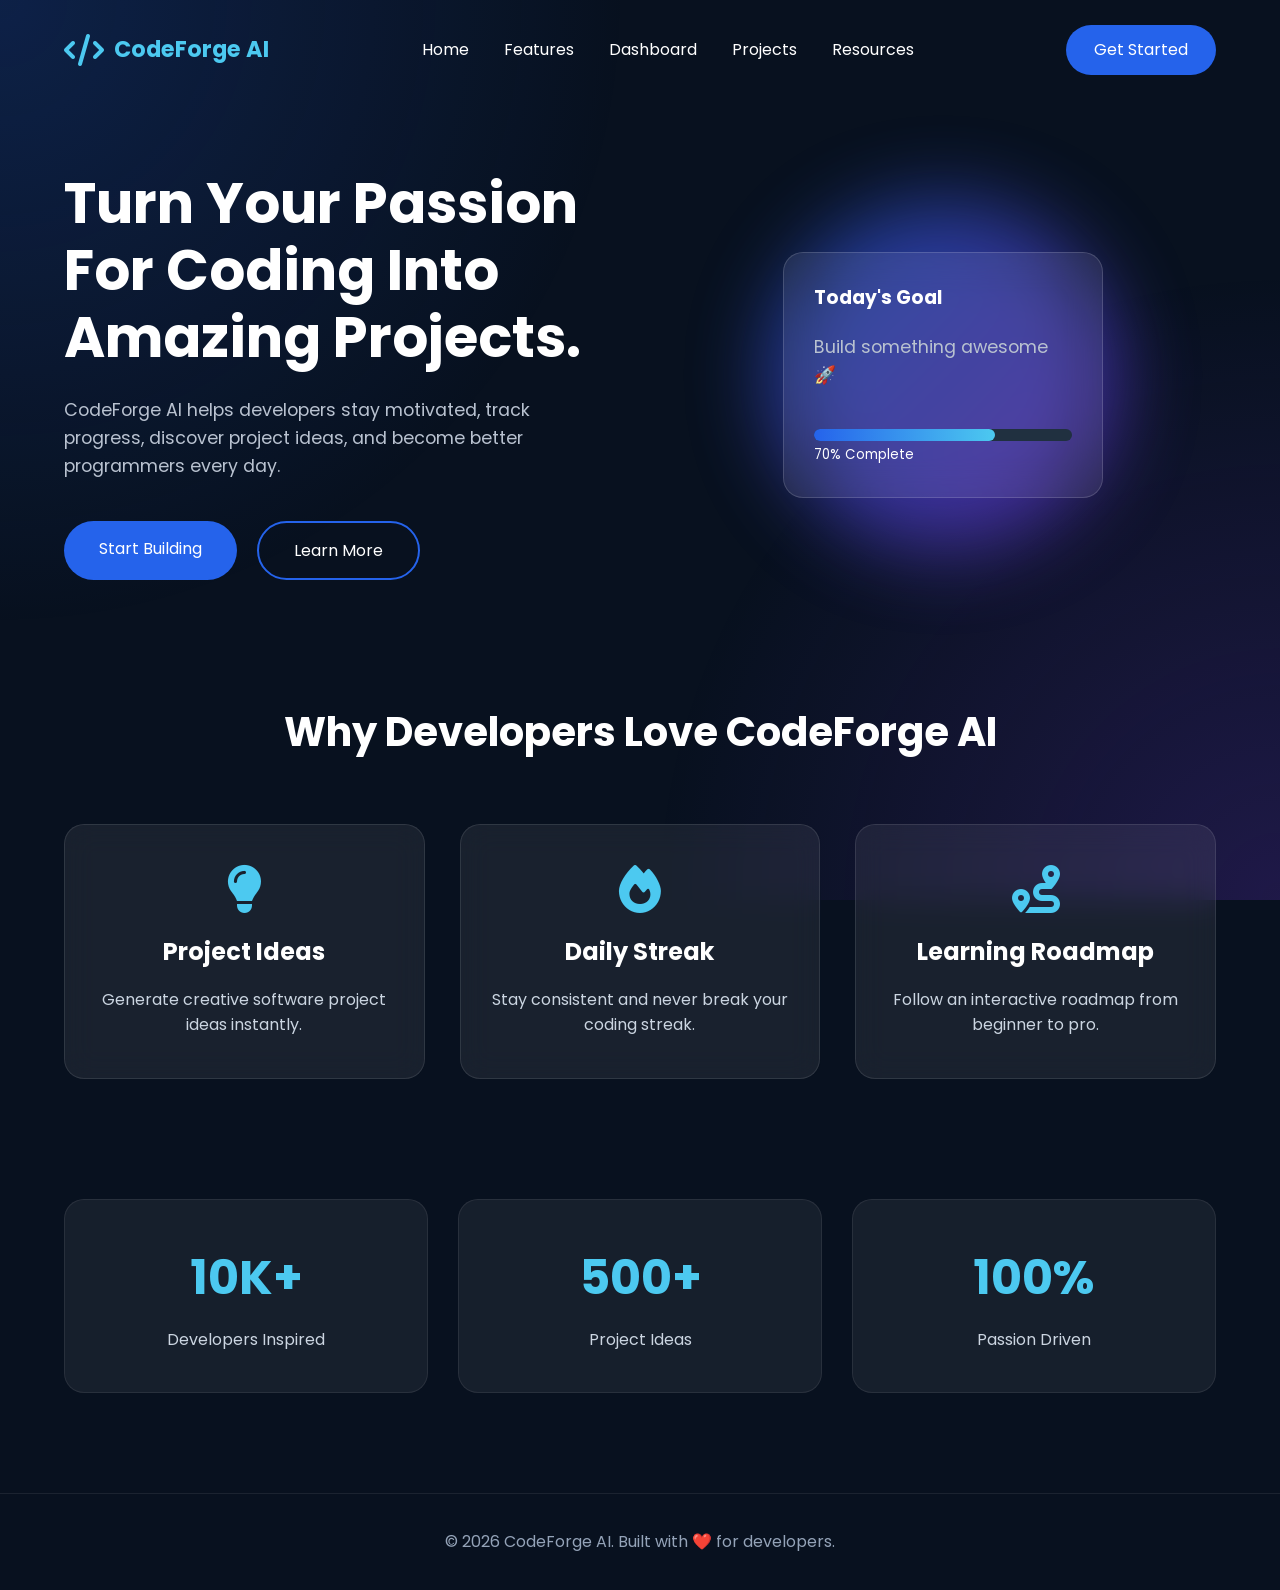
<file: index.html>
<!DOCTYPE html>
<html lang="en">
<head>
    <meta charset="UTF-8">
    <meta name="viewport" content="width=device-width, initial-scale=1.0">

    <title>CodeForge AI | Turn Passion Into Projects</title>

    <link rel="stylesheet" href="css/style.css">

    <link rel="preconnect" href="https://fonts.googleapis.com">
    <link href="https://fonts.googleapis.com/css2?family=Poppins:wght@300;400;500;600;700;800&display=swap" rel="stylesheet">

    <link rel="stylesheet"
href="https://cdnjs.cloudflare.com/ajax/libs/font-awesome/6.7.2/css/all.min.css">
</head>

<body>

<header>

<nav class="navbar">

<div class="logo">
<i class="fa-solid fa-code"></i>
<span>CodeForge AI</span>
</div>

<ul class="nav-links">

<li><a href="index.html">Home</a></li>
<li><a href="ai-assistant.html">Features</a></li>
<li><a href="dashboard.html">Dashboard</a></li>
<li><a href="project-generator.html">Projects</a></li>
<li><a href="resources.html">Resources</a></li>

</ul>

<a href="dashboard.html" class="btn">Get Started</a>

</nav>

<section class="hero">

<div class="hero-text">

<h1>
Turn Your Passion For Coding Into Amazing Projects.
</h1>

<p>

CodeForge AI helps developers stay motivated,
track progress, discover project ideas,
and become better programmers every day.

</p>

<div class="hero-buttons">

<a href="dashboard.html" class="primary-btn">
Start Building
</a>

<a href="#features" class="secondary-btn">
Learn More
</a>

</div>

</div>

<div class="hero-image">

<div class="circle"></div>

<div class="card">

<h3>Today's Goal</h3>

<p>Build something awesome 🚀</p>

<div class="progress">

<div class="fill"></div>

</div>

<small>70% Complete</small>

</div>

</div>

</section>

</header>

<section class="features" id="features">

<h2>Why Developers Love CodeForge AI</h2>

<div class="feature-grid">

<div class="feature">

<i class="fa-solid fa-lightbulb"></i>

<h3>Project Ideas</h3>

<p>
Generate creative software project ideas instantly.
</p>

</div>

<div class="feature">

<i class="fa-solid fa-fire"></i>

<h3>Daily Streak</h3>

<p>
Stay consistent and never break your coding streak.
</p>

</div>

<div class="feature">

<i class="fa-solid fa-route"></i>

<h3>Learning Roadmap</h3>

<p>
Follow an interactive roadmap from beginner to pro.
</p>

</div>

</div>

</section>

<section class="stats">

<div>

<h2>10K+</h2>

<p>Developers Inspired</p>

</div>

<div>

<h2>500+</h2>

<p>Project Ideas</p>

</div>

<div>

<h2>100%</h2>

<p>Passion Driven</p>

</div>

</section>

<footer>

<p>

© 2026 CodeForge AI.
Built with ❤️ for developers.

</p>

</footer>

<script src="js/app.js"></script>

</body>
</html>
</file>
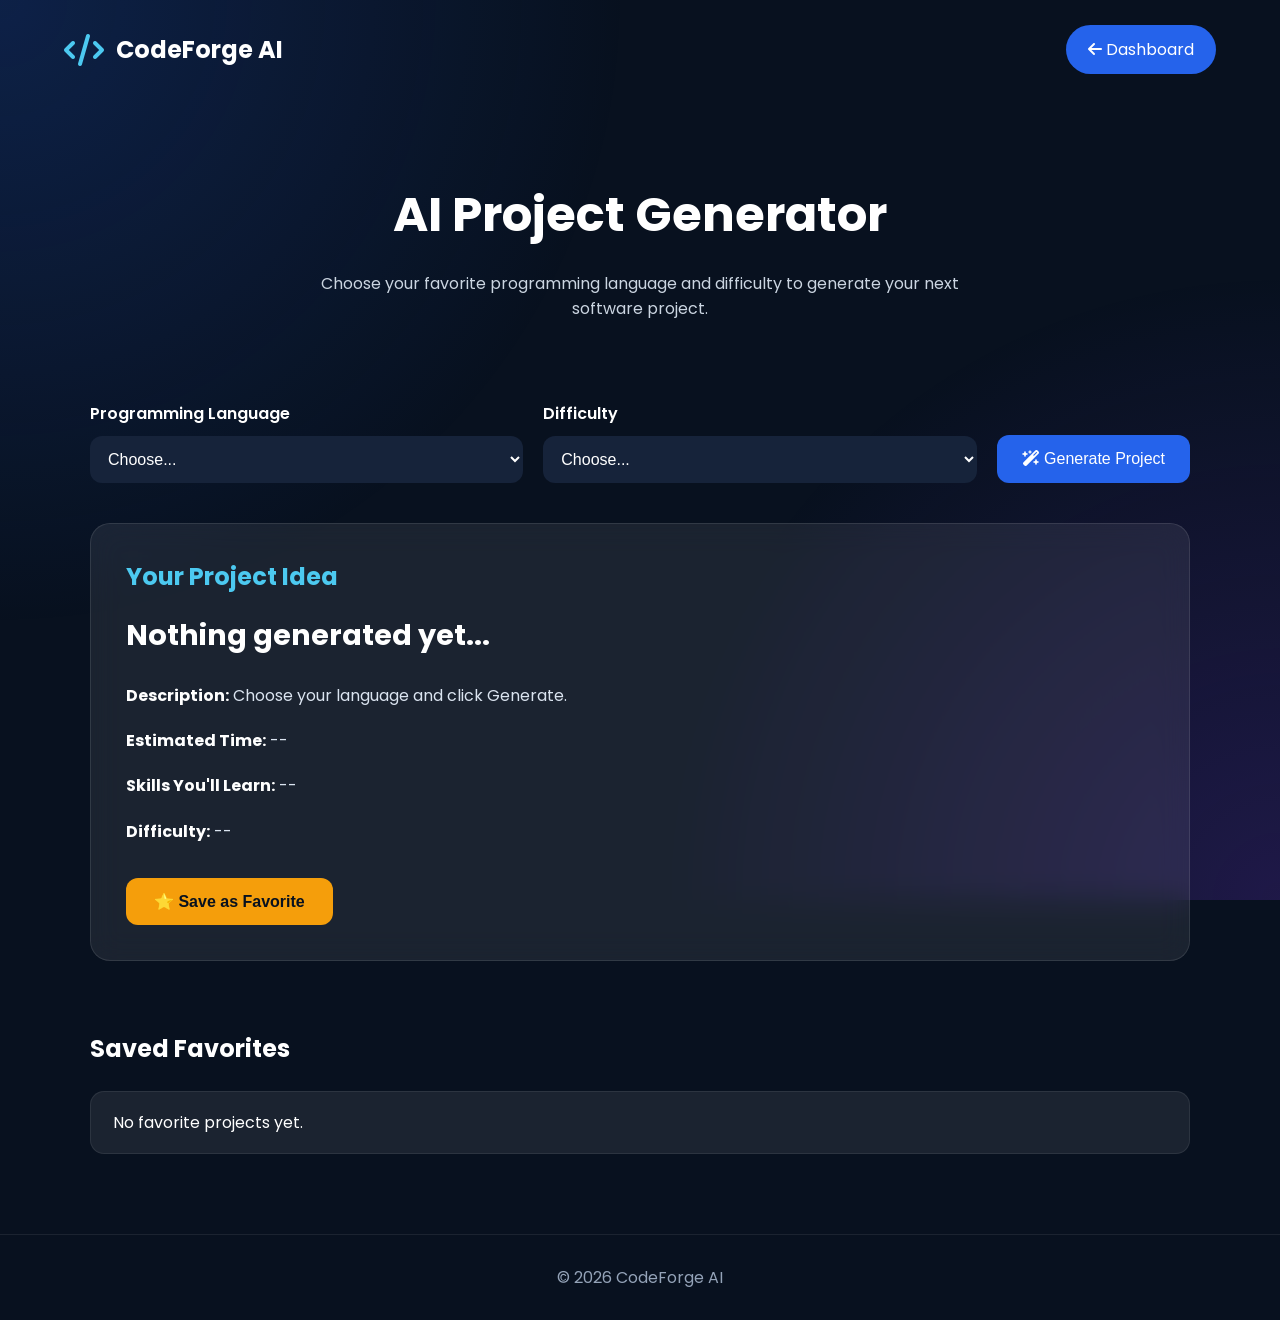
<file: project-generator.html>
<!DOCTYPE html>
<html lang="en">

<head>

<meta charset="UTF-8">

<meta name="viewport" content="width=device-width, initial-scale=1.0">

<title>AI Project Generator | CodeForge AI</title>

<link rel="stylesheet" href="css/project-generator.css">

<link rel="preconnect" href="https://fonts.googleapis.com">

<link href="https://fonts.googleapis.com/css2?family=Poppins:wght@300;400;500;600;700;800&display=swap" rel="stylesheet">

<link rel="stylesheet"
href="https://cdnjs.cloudflare.com/ajax/libs/font-awesome/6.7.2/css/all.min.css">

</head>

<body>

<header>

<nav>

<div class="logo">

<i class="fa-solid fa-code"></i>

<h2>CodeForge AI</h2>

</div>

<a href="dashboard.html" class="backBtn">

<i class="fa-solid fa-arrow-left"></i>

Dashboard

</a>

</nav>

</header>

<section class="hero">

<h1>

AI Project Generator

</h1>

<p>

Choose your favorite programming language and difficulty to generate your next software project.

</p>

</section>

<section class="generator">

<div class="controls">

<div>

<label>Programming Language</label>

<select id="language">

<option value="">Choose...</option>

<option>HTML & CSS</option>

<option>JavaScript</option>

<option>Python</option>

<option>C</option>

<option>Java</option>

<option>React</option>

</select>

</div>

<div>

<label>Difficulty</label>

<select id="difficulty">

<option value="">Choose...</option>

<option>Beginner</option>

<option>Intermediate</option>

<option>Advanced</option>

</select>

</div>

<button id="generateBtn">

<i class="fa-solid fa-wand-magic-sparkles"></i>

Generate Project

</button>

</div>

<div id="resultCard" class="result">

<h2>Your Project Idea</h2>

<h3 id="projectTitle">

Nothing generated yet...

</h3>

<p>

<strong>Description:</strong>

<span id="description">

Choose your language and click Generate.

</span>

</p>

<p>

<strong>Estimated Time:</strong>

<span id="time">

--

</span>

</p>

<p>

<strong>Skills You'll Learn:</strong>

<span id="skills">

--

</span>

</p>

<p>

<strong>Difficulty:</strong>

<span id="level">

--

</span>

</p>

<button id="favoriteBtn">

⭐ Save as Favorite

</button>

</div>

</section>

<section class="favorites">

<h2>

Saved Favorites

</h2>

<ul id="favoriteList">

</ul>

</section>

<footer>

<p>

© 2026 CodeForge AI

</p>

</footer>

<script src="js/xp-system.js"></script>
<script src="js/gemini.js"></script>
<script src="js/project-generator.js"></script>

</body>

</html>
</file>
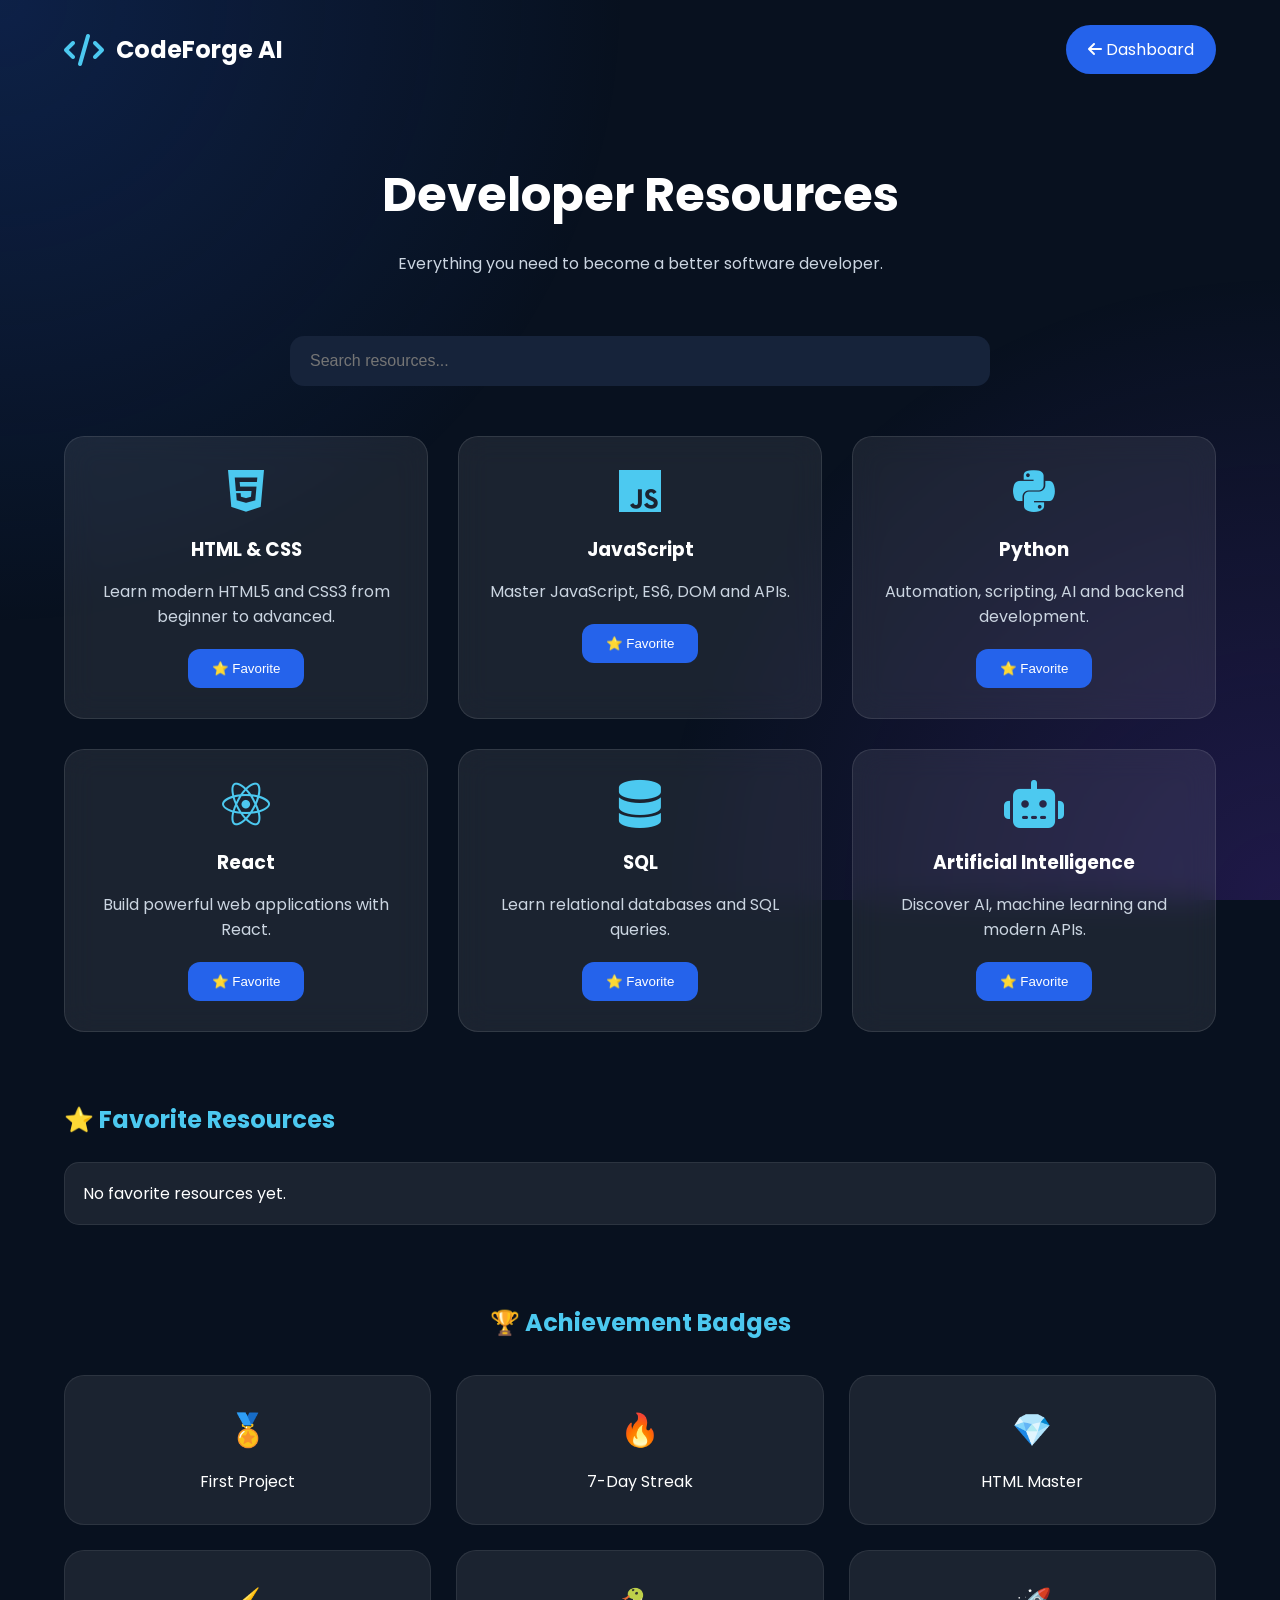
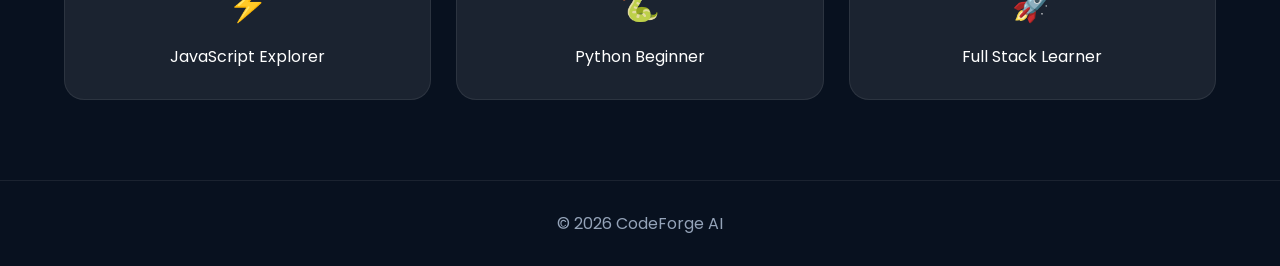
<file: resources.html>
<!DOCTYPE html>
<html lang="en">

<head>

<meta charset="UTF-8">

<meta name="viewport"
content="width=device-width, initial-scale=1.0">

<title>Developer Resources | CodeForge AI</title>

<link rel="stylesheet" href="css/resources.css">

<link rel="preconnect"
href="https://fonts.googleapis.com">

<link href="https://fonts.googleapis.com/css2?family=Poppins:wght@300;400;500;600;700;800&display=swap"
rel="stylesheet">

<link rel="stylesheet"
href="https://cdnjs.cloudflare.com/ajax/libs/font-awesome/6.7.2/css/all.min.css">

</head>

<body>

<header>

<nav>

<div class="logo">

<i class="fa-solid fa-code"></i>

<h2>CodeForge AI</h2>

</div>

<a href="dashboard.html" class="back-btn">

<i class="fa-solid fa-arrow-left"></i>

Dashboard

</a>

</nav>

</header>

<section class="hero">

<h1>

Developer Resources

</h1>

<p>

Everything you need to become a better software developer.

</p>

</section>

<section class="search-section">

<input
type="text"
id="searchInput"
placeholder="Search resources...">

</section>

<section class="resources-grid">

<div class="resource-card">

<i class="fa-brands fa-html5"></i>

<h3>HTML & CSS</h3>

<p>

Learn modern HTML5 and CSS3 from beginner to advanced.

</p>

<button class="favorite-btn">

⭐ Favorite

</button>

</div>

<div class="resource-card">

<i class="fa-brands fa-js"></i>

<h3>JavaScript</h3>

<p>

Master JavaScript, ES6, DOM and APIs.

</p>

<button class="favorite-btn">

⭐ Favorite

</button>

</div>

<div class="resource-card">

<i class="fa-brands fa-python"></i>

<h3>Python</h3>

<p>

Automation, scripting, AI and backend development.

</p>

<button class="favorite-btn">

⭐ Favorite

</button>

</div>

<div class="resource-card">

<i class="fa-brands fa-react"></i>

<h3>React</h3>

<p>

Build powerful web applications with React.

</p>

<button class="favorite-btn">

⭐ Favorite

</button>

</div>

<div class="resource-card">

<i class="fa-solid fa-database"></i>

<h3>SQL</h3>

<p>

Learn relational databases and SQL queries.

</p>

<button class="favorite-btn">

⭐ Favorite

</button>

</div>

<div class="resource-card">

<i class="fa-solid fa-robot"></i>

<h3>Artificial Intelligence</h3>

<p>

Discover AI, machine learning and modern APIs.

</p>

<button class="favorite-btn">

⭐ Favorite

</button>

</div>

</section>

<section class="favorites">

<h2>

⭐ Favorite Resources

</h2>

<ul id="favoriteList">

<li>

No favorite resources yet.

</li>

</ul>

</section>

<section class="achievements">

<h2>

🏆 Achievement Badges

</h2>

<div class="badge-grid">

<div class="badge">

🏅

<p>

First Project

</p>

</div>

<div class="badge">

🔥

<p>

7-Day Streak

</p>

</div>

<div class="badge">

💎

<p>

HTML Master

</p>

</div>

<div class="badge">

⚡

<p>

JavaScript Explorer

</p>

</div>

<div class="badge">

🐍

<p>

Python Beginner

</p>

</div>

<div class="badge">

🚀

<p>

Full Stack Learner

</p>

</div>

</div>

</section>

<footer>

<p>

© 2026 CodeForge AI

</p>

</footer>

<script src="js/xp-system.js"></script>
<script src="js/resources.js"></script>

</body>

</html>
</file>
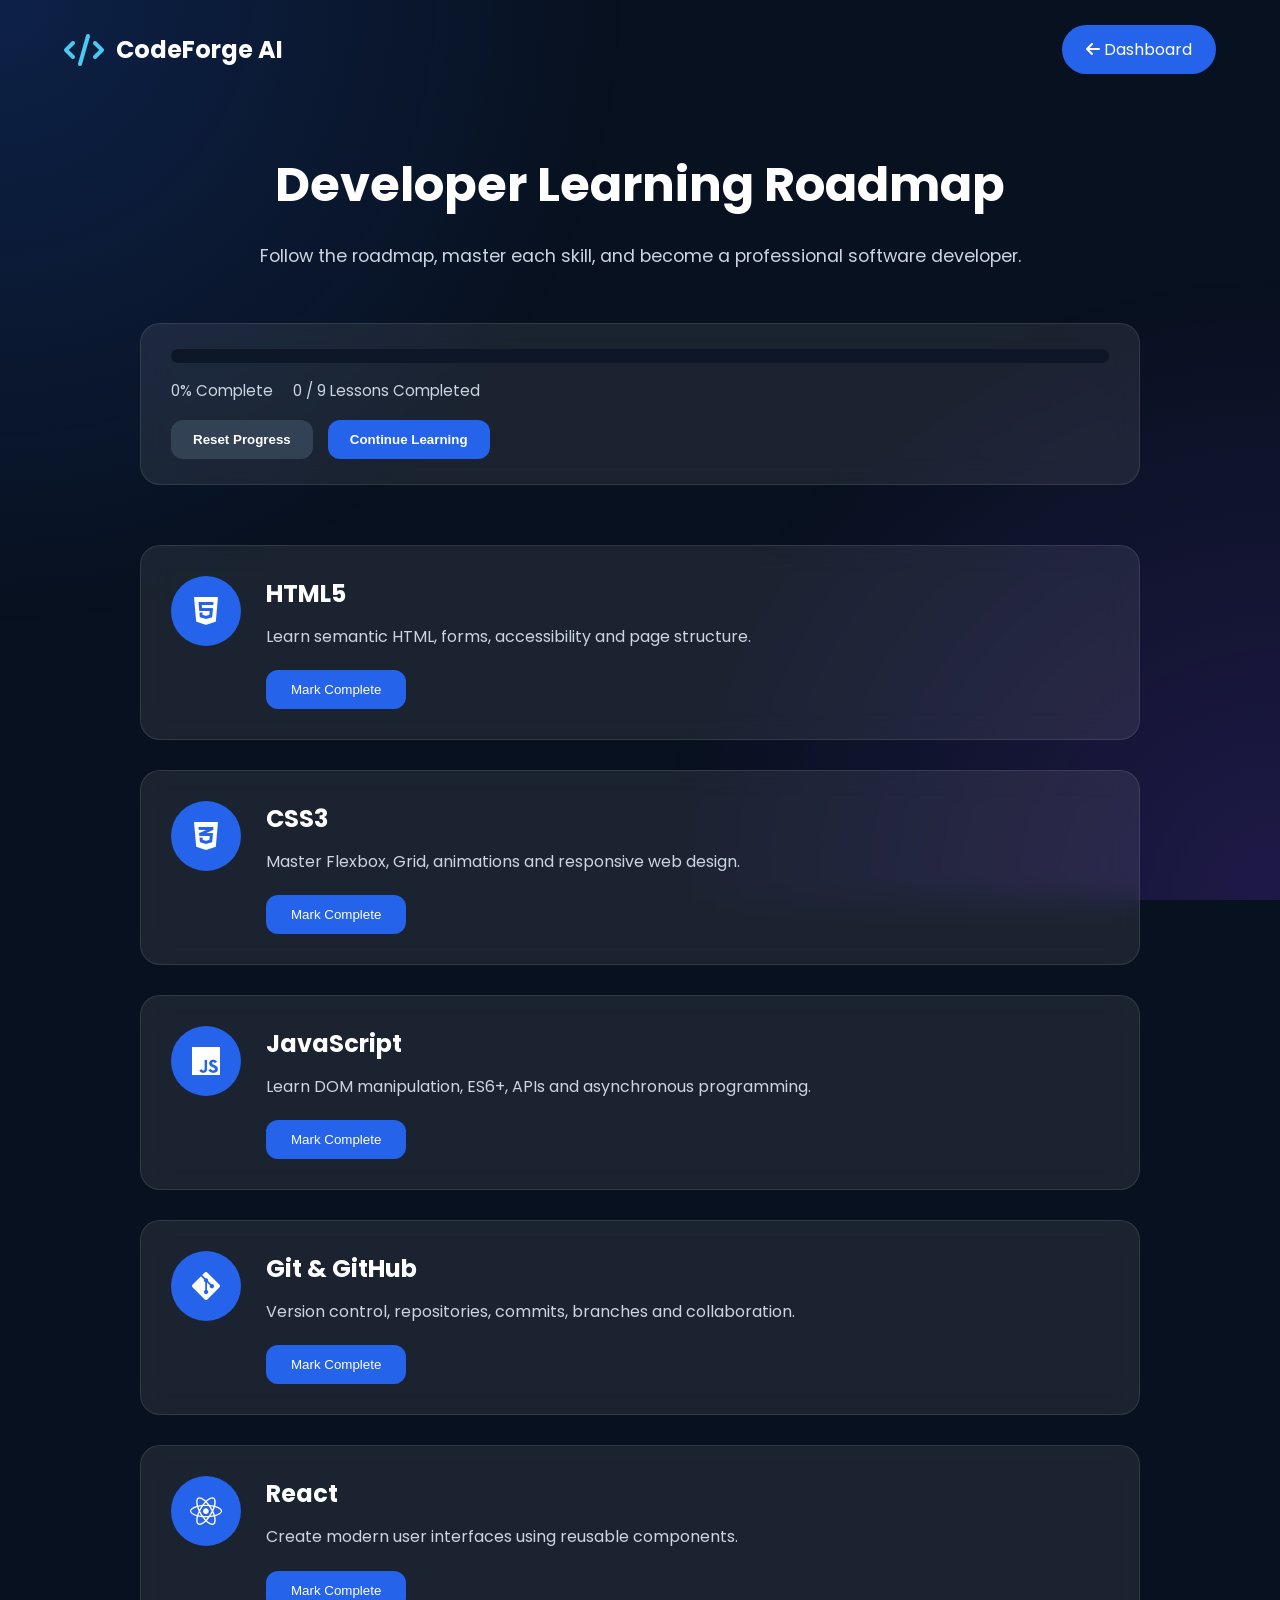
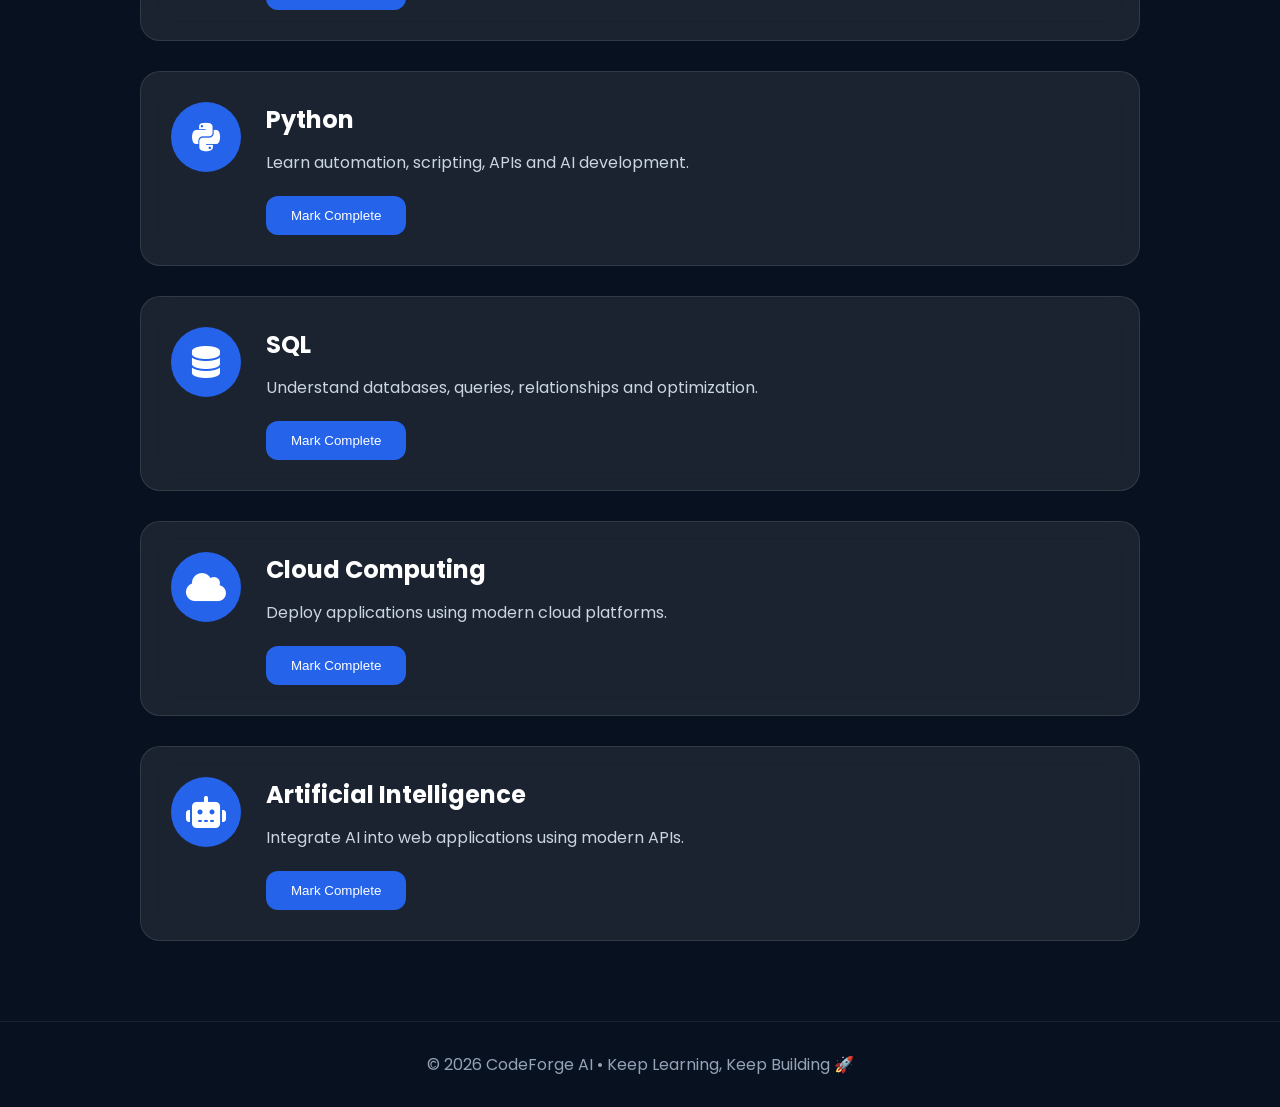
<file: roadmap.html>
<!DOCTYPE html>
<html lang="en">
<head>
<meta charset="UTF-8">
<meta name="viewport" content="width=device-width, initial-scale=1.0">
<title>Developer Roadmap | CodeForge AI</title>
<link rel="stylesheet" href="css/roadmap.css">
<link rel="preconnect" href="https://fonts.googleapis.com">
<link href="https://fonts.googleapis.com/css2?family=Poppins:wght@300;400;500;600;700;800&display=swap" rel="stylesheet">
<link rel="stylesheet" href="https://cdnjs.cloudflare.com/ajax/libs/font-awesome/6.7.2/css/all.min.css">
</head>
<body>

<header>
<nav>
<div class="logo">
<i class="fa-solid fa-code"></i>
<h2>CodeForge AI</h2>
</div>
<a href="dashboard.html" class="back-btn">
<i class="fa-solid fa-arrow-left"></i>
Dashboard
</a>
</nav>
</header>

<section class="hero">
<h1>Developer Learning Roadmap</h1>
<p>Follow the roadmap, master each skill, and become a professional software developer.</p>
</section>

<section class="roadmap-header">
<div class="progress-bar">
<div id="roadmapProgress" class="progress-fill"></div>
</div>
<div class="roadmap-meta">
<span id="roadmapPercent">0% Complete</span>
<span id="lessonCounter">0 / 9 Lessons Completed</span>
<span id="roadmapBadge"></span>
</div>
<div class="roadmap-actions">
<button id="resetRoadmap">Reset Progress</button>
<button id="continueLearning">Continue Learning</button>
</div>
</section>

<section class="roadmap">

<div class="roadmap-item">
<div class="icon"><i class="fa-brands fa-html5"></i></div>
<div class="content">
<h2>HTML5</h2>
<p>Learn semantic HTML, forms, accessibility and page structure.</p>
<button class="complete-btn">Mark Complete</button>
</div>
</div>

<div class="roadmap-item">
<div class="icon"><i class="fa-brands fa-css3-alt"></i></div>
<div class="content">
<h2>CSS3</h2>
<p>Master Flexbox, Grid, animations and responsive web design.</p>
<button class="complete-btn">Mark Complete</button>
</div>
</div>

<div class="roadmap-item">
<div class="icon"><i class="fa-brands fa-js"></i></div>
<div class="content">
<h2>JavaScript</h2>
<p>Learn DOM manipulation, ES6+, APIs and asynchronous programming.</p>
<button class="complete-btn">Mark Complete</button>
</div>
</div>

<div class="roadmap-item">
<div class="icon"><i class="fa-brands fa-git-alt"></i></div>
<div class="content">
<h2>Git & GitHub</h2>
<p>Version control, repositories, commits, branches and collaboration.</p>
<button class="complete-btn">Mark Complete</button>
</div>
</div>

<div class="roadmap-item">
<div class="icon"><i class="fa-brands fa-react"></i></div>
<div class="content">
<h2>React</h2>
<p>Create modern user interfaces using reusable components.</p>
<button class="complete-btn">Mark Complete</button>
</div>
</div>

<div class="roadmap-item">
<div class="icon"><i class="fa-brands fa-python"></i></div>
<div class="content">
<h2>Python</h2>
<p>Learn automation, scripting, APIs and AI development.</p>
<button class="complete-btn">Mark Complete</button>
</div>
</div>

<div class="roadmap-item">
<div class="icon"><i class="fa-solid fa-database"></i></div>
<div class="content">
<h2>SQL</h2>
<p>Understand databases, queries, relationships and optimization.</p>
<button class="complete-btn">Mark Complete</button>
</div>
</div>

<div class="roadmap-item">
<div class="icon"><i class="fa-solid fa-cloud"></i></div>
<div class="content">
<h2>Cloud Computing</h2>
<p>Deploy applications using modern cloud platforms.</p>
<button class="complete-btn">Mark Complete</button>
</div>
</div>

<div class="roadmap-item">
<div class="icon"><i class="fa-solid fa-robot"></i></div>
<div class="content">
<h2>Artificial Intelligence</h2>
<p>Integrate AI into web applications using modern APIs.</p>
<button class="complete-btn">Mark Complete</button>
</div>
</div>

</section>

<footer>
<p>© 2026 CodeForge AI • Keep Learning, Keep Building 🚀</p>
</footer>

<script src="js/xp-system.js"></script>
<script src="js/roadmap.js"></script>

</body>
</html>
</file>
<file: css/style.css>
/* ===================================
   CODEFORGE AI - STYLE.CSS (PART 1)
=================================== */

*{
    margin:0;
    padding:0;
    box-sizing:border-box;
}

html{
    scroll-behavior:smooth;
}

body{
    font-family:'Poppins',sans-serif;
    background:#08111f;
    color:#ffffff;
    line-height:1.6;
    overflow-x:hidden;
}

/* Background */

body::before{
    content:"";
    position:fixed;
    inset:0;
    background:
    radial-gradient(circle at top left,#2563eb33,transparent 40%),
    radial-gradient(circle at bottom right,#7c3aed33,transparent 40%);
    z-index:-1;
}

/* Navigation */

.navbar{
    width:90%;
    max-width:1200px;
    margin:auto;
    display:flex;
    justify-content:space-between;
    align-items:center;
    padding:25px 0;
}

.logo{
    display:flex;
    align-items:center;
    gap:10px;
    font-size:1.4rem;
    font-weight:700;
    color:#4cc9f0;
}

.logo i{
    font-size:2rem;
}

.nav-links{
    display:flex;
    list-style:none;
    gap:35px;
}

.nav-links a{
    text-decoration:none;
    color:#fff;
    transition:.3s;
}

.nav-links a:hover{
    color:#4cc9f0;
}

.btn{
    background:#2563eb;
    color:#fff;
    padding:12px 28px;
    border-radius:50px;
    text-decoration:none;
    transition:.3s;
}

.btn:hover{
    transform:translateY(-3px);
    background:#1d4ed8;
}

/* Hero */

.hero{
    width:90%;
    max-width:1200px;
    margin:70px auto;
    display:grid;
    grid-template-columns:1fr 1fr;
    align-items:center;
    gap:60px;
}

.hero h1{
    font-size:3.5rem;
    line-height:1.2;
    margin-bottom:25px;
}

.hero p{
    color:#b9c2d0;
    font-size:1.1rem;
    margin-bottom:40px;
}

.hero-buttons{
    display:flex;
    gap:20px;
}

.primary-btn{
    background:#2563eb;
    color:white;
    padding:15px 35px;
    border-radius:50px;
    text-decoration:none;
    transition:.3s;
}

.primary-btn:hover{
    transform:translateY(-5px);
}

.secondary-btn{
    border:2px solid #2563eb;
    color:white;
    padding:15px 35px;
    border-radius:50px;
    text-decoration:none;
    transition:.3s;
}

.secondary-btn:hover{
    background:#2563eb;
}

.hero-image{
    display:flex;
    justify-content:center;
    align-items:center;
    position:relative;
}

.circle{
    width:350px;
    height:350px;
    border-radius:50%;
    background:linear-gradient(135deg,#2563eb,#7c3aed);
    filter:blur(40px);
    opacity:.6;
    position:absolute;
}

.card{
    width:320px;
    padding:30px;
    border-radius:20px;
    backdrop-filter:blur(18px);
    background:rgba(255,255,255,.08);
    border:1px solid rgba(255,255,255,.15);
    position:relative;
}

.card h3{
    margin-bottom:20px;
}

.progress{
    margin-top:20px;
    width:100%;
    height:12px;
    border-radius:50px;
    background:#203040;
}

.fill{
    width:70%;
    height:100%;
    border-radius:50px;
    background:linear-gradient(to right,#2563eb,#4cc9f0);
}
/* ===================================
   FEATURES SECTION
=================================== */

.features{
    width:90%;
    max-width:1200px;
    margin:120px auto;
    text-align:center;
}

.features h2{
    font-size:2.5rem;
    margin-bottom:60px;
}

.feature-grid{
    display:grid;
    grid-template-columns:repeat(3,1fr);
    gap:35px;
}

.feature{
    background:rgba(255,255,255,.07);
    border:1px solid rgba(255,255,255,.1);
    backdrop-filter:blur(15px);
    border-radius:20px;
    padding:40px 30px;
    transition:.4s;
}

.feature:hover{
    transform:translateY(-12px);
    box-shadow:0 15px 40px rgba(37,99,235,.25);
}

.feature i{
    font-size:3rem;
    color:#4cc9f0;
    margin-bottom:20px;
}

.feature h3{
    margin-bottom:15px;
    font-size:1.5rem;
}

.feature p{
    color:#cbd5e1;
}

/* ===================================
   STATS SECTION
=================================== */

.stats{
    width:90%;
    max-width:1200px;
    margin:100px auto;
    display:grid;
    grid-template-columns:repeat(3,1fr);
    gap:30px;
    text-align:center;
}

.stats div{
    padding:40px;
    border-radius:20px;
    background:rgba(255,255,255,.06);
    border:1px solid rgba(255,255,255,.08);
}

.stats h2{
    font-size:3rem;
    color:#4cc9f0;
    margin-bottom:10px;
}

.stats p{
    color:#cbd5e1;
}

/* ===================================
   FOOTER
=================================== */

footer{
    margin-top:100px;
    padding:35px 20px;
    text-align:center;
    border-top:1px solid rgba(255,255,255,.08);
    color:#94a3b8;
}

/* ===================================
   ANIMATIONS
=================================== */

@keyframes float{

    0%{
        transform:translateY(0);
    }

    50%{
        transform:translateY(-18px);
    }

    100%{
        transform:translateY(0);
    }

}

.card{
    animation:float 4s ease-in-out infinite;
}

@keyframes fadeUp{

    from{
        opacity:0;
        transform:translateY(40px);
    }

    to{
        opacity:1;
        transform:translateY(0);
    }

}

.hero-text{
    animation:fadeUp 1s ease;
}

.hero-image{
    animation:fadeUp 1.4s ease;
}

.feature{
    animation:fadeUp 1.2s ease;
}

.stats div{
    animation:fadeUp 1.5s ease;
}

/* ===================================
   SCROLLBAR
=================================== */

::-webkit-scrollbar{
    width:10px;
}

::-webkit-scrollbar-track{
    background:#08111f;
}

::-webkit-scrollbar-thumb{
    background:#2563eb;
    border-radius:20px;
}

::-webkit-scrollbar-thumb:hover{
    background:#4cc9f0;
}
/* ===================================
   RESPONSIVE DESIGN
=================================== */

/* Tablets */
@media (max-width: 992px){

    .hero{
        grid-template-columns:1fr;
        text-align:center;
        gap:50px;
    }

    .hero-buttons{
        justify-content:center;
        flex-wrap:wrap;
    }

    .feature-grid{
        grid-template-columns:1fr;
    }

    .stats{
        grid-template-columns:1fr;
    }

    .hero h1{
        font-size:2.8rem;
    }

    .circle{
        width:280px;
        height:280px;
    }

}

/* Phones */
@media (max-width:768px){

    .navbar{
        flex-direction:column;
        gap:20px;
    }

    .nav-links{
        flex-wrap:wrap;
        justify-content:center;
        gap:18px;
    }

    .hero{
        margin-top:40px;
    }

    .hero h1{
        font-size:2.2rem;
    }

    .hero p{
        font-size:1rem;
    }

    .card{
        width:100%;
        max-width:320px;
    }

    .primary-btn,
    .secondary-btn,
    .btn{
        width:100%;
        text-align:center;
    }

}

/* Small Phones */
@media (max-width:480px){

    .hero h1{
        font-size:1.8rem;
    }

    .features h2{
        font-size:2rem;
    }

    .stats h2{
        font-size:2.2rem;
    }

    .feature{
        padding:30px 20px;
    }

}

/* ===================================
   EXTRA HOVER EFFECTS
=================================== */

.logo{
    transition:.3s;
}

.logo:hover{
    transform:scale(1.05);
}

.feature i{
    transition:.4s;
}

.feature:hover i{
    transform:rotate(10deg) scale(1.2);
}

.stats div{
    transition:.4s;
}

.stats div:hover{
    transform:translateY(-8px);
}

/* ===================================
   SELECTION
=================================== */

::selection{
    background:#2563eb;
    color:#ffffff;
}

/* ===================================
   FOCUS
=================================== */

a:focus{
    outline:2px solid #4cc9f0;
    outline-offset:4px;
}
</file>
<file: css/project-generator.css>
/* ==========================================
   CODEFORGE AI
   project-generator.css
   Part 1
========================================== */

*{
    margin:0;
    padding:0;
    box-sizing:border-box;
}

body{
    font-family:'Poppins',sans-serif;
    background:#08111f;
    color:#ffffff;
    min-height:100vh;
    overflow-x:hidden;
}

/* Background */

body::before{
    content:"";
    position:fixed;
    inset:0;
    background:
    radial-gradient(circle at top left,#2563eb33,transparent 40%),
    radial-gradient(circle at bottom right,#7c3aed33,transparent 40%);
    z-index:-1;
}

/* Navigation */

nav{
    width:90%;
    max-width:1200px;
    margin:auto;
    padding:25px 0;
    display:flex;
    justify-content:space-between;
    align-items:center;
}

.logo{
    display:flex;
    align-items:center;
    gap:12px;
}

.logo i{
    font-size:2rem;
    color:#4cc9f0;
}

.logo h2{
    font-size:1.5rem;
}

.backBtn{
    text-decoration:none;
    color:white;
    background:#2563eb;
    padding:12px 22px;
    border-radius:50px;
    transition:.3s;
}

.backBtn:hover{
    transform:translateY(-3px);
}

/* Hero */

.hero{
    text-align:center;
    margin-top:60px;
    padding:20px;
}

.hero h1{
    font-size:3rem;
    margin-bottom:20px;
}

.hero p{
    max-width:700px;
    margin:auto;
    color:#cbd5e1;
}

/* Generator */

.generator{
    width:90%;
    max-width:1100px;
    margin:60px auto;
}

.controls{
    display:grid;
    grid-template-columns:1fr 1fr auto;
    gap:20px;
    align-items:end;
}

.controls label{
    display:block;
    margin-bottom:10px;
    font-weight:600;
}

.controls select{
    width:100%;
    padding:14px;
    border:none;
    outline:none;
    border-radius:12px;
    background:#16233a;
    color:white;
    font-size:16px;
}

#generateBtn{
    background:#2563eb;
    color:white;
    border:none;
    padding:15px 25px;
    border-radius:12px;
    cursor:pointer;
    font-size:16px;
    transition:.3s;
}

#generateBtn:hover{
    background:#1d4ed8;
    transform:translateY(-3px);
}
/* ==========================================
   project-generator.css
   Part 2
========================================== */

/* ========= RESULT CARD ========= */

.result{
    margin-top:40px;
    background:rgba(255,255,255,.08);
    backdrop-filter:blur(15px);
    border:1px solid rgba(255,255,255,.10);
    border-radius:20px;
    padding:35px;
    transition:.3s;
}

.result:hover{
    transform:translateY(-6px);
    box-shadow:0 18px 40px rgba(37,99,235,.20);
}

.result h2{
    margin-bottom:20px;
    color:#4cc9f0;
}

.result h3{
    font-size:1.8rem;
    margin-bottom:25px;
}

.result p{
    margin-bottom:18px;
    color:#dbe4f0;
    line-height:1.7;
}

.result strong{
    color:#ffffff;
}

#favoriteBtn{
    margin-top:15px;
    background:#f59e0b;
    color:#08111f;
    border:none;
    padding:14px 28px;
    border-radius:12px;
    cursor:pointer;
    font-size:16px;
    font-weight:600;
    transition:.3s;
}

#favoriteBtn:hover{
    transform:translateY(-3px);
}

/* ========= FAVORITES ========= */

.favorites{
    width:90%;
    max-width:1100px;
    margin:70px auto;
}

.favorites h2{
    margin-bottom:25px;
}

#favoriteList{
    list-style:none;
}

#favoriteList li{
    background:rgba(255,255,255,.08);
    border:1px solid rgba(255,255,255,.08);
    padding:18px 22px;
    border-radius:14px;
    margin-bottom:15px;
    transition:.3s;
}

#favoriteList li:hover{
    transform:translateX(8px);
}

/* ========= FOOTER ========= */

footer{
    margin-top:80px;
    padding:30px;
    text-align:center;
    color:#94a3b8;
    border-top:1px solid rgba(255,255,255,.08);
}

/* ========= ANIMATIONS ========= */

@keyframes fadeUp{

    from{
        opacity:0;
        transform:translateY(30px);
    }

    to{
        opacity:1;
        transform:translateY(0);
    }

}

.hero,
.controls,
.result,
.favorites{
    animation:fadeUp .8s ease;
}

/* ========= SCROLLBAR ========= */

::-webkit-scrollbar{
    width:10px;
}

::-webkit-scrollbar-track{
    background:#08111f;
}

::-webkit-scrollbar-thumb{
    background:#2563eb;
    border-radius:30px;
}

::-webkit-scrollbar-thumb:hover{
    background:#4cc9f0;
}

/* ========= RESPONSIVE ========= */

@media(max-width:900px){

    .controls{
        grid-template-columns:1fr;
    }

    #generateBtn{
        width:100%;
    }

}

@media(max-width:768px){

    nav{
        flex-direction:column;
        gap:20px;
    }

    .hero h1{
        font-size:2.2rem;
    }

    .result{
        padding:25px;
    }

}

@media(max-width:480px){

    .hero h1{
        font-size:1.8rem;
    }

    .result h3{
        font-size:1.4rem;
    }

    #favoriteBtn{
        width:100%;
    }

}
</file>
<file: css/resources.css>
/* ==========================================
   CodeForge AI
   resources.css
   Part 1
========================================== */

*{
    margin:0;
    padding:0;
    box-sizing:border-box;
}

body{
    font-family:'Poppins',sans-serif;
    background:#08111f;
    color:#ffffff;
    min-height:100vh;
    overflow-x:hidden;
}

/* Background */

body::before{
    content:"";
    position:fixed;
    inset:0;
    background:
    radial-gradient(circle at top left,#2563eb33,transparent 40%),
    radial-gradient(circle at bottom right,#7c3aed33,transparent 40%);
    z-index:-1;
}

/* Navigation */

nav{
    width:90%;
    max-width:1200px;
    margin:auto;
    padding:25px 0;
    display:flex;
    justify-content:space-between;
    align-items:center;
}

.logo{
    display:flex;
    align-items:center;
    gap:12px;
}

.logo i{
    color:#4cc9f0;
    font-size:2rem;
}

.logo h2{
    font-size:1.5rem;
}

.back-btn{
    text-decoration:none;
    color:#fff;
    background:#2563eb;
    padding:12px 22px;
    border-radius:50px;
    transition:.3s;
}

.back-btn:hover{
    background:#1d4ed8;
    transform:translateY(-3px);
}

/* Hero */

.hero{
    width:90%;
    max-width:900px;
    margin:60px auto;
    text-align:center;
}

.hero h1{
    font-size:3rem;
    margin-bottom:20px;
}

.hero p{
    color:#cbd5e1;
}

/* Search */

.search-section{
    width:90%;
    max-width:700px;
    margin:40px auto;
}

#searchInput{
    width:100%;
    padding:16px 20px;
    border:none;
    outline:none;
    border-radius:14px;
    background:#16233a;
    color:#fff;
    font-size:16px;
}

/* Resource Grid */

.resources-grid{
    width:90%;
    max-width:1200px;
    margin:50px auto;
    display:grid;
    grid-template-columns:repeat(3,1fr);
    gap:30px;
}

.resource-card{
    background:rgba(255,255,255,.08);
    border:1px solid rgba(255,255,255,.10);
    border-radius:20px;
    padding:30px;
    text-align:center;
    backdrop-filter:blur(15px);
    transition:.3s;
}

.resource-card:hover{
    transform:translateY(-8px);
    box-shadow:0 18px 35px rgba(37,99,235,.20);
}

.resource-card i{
    font-size:3rem;
    color:#4cc9f0;
    margin-bottom:20px;
}

.resource-card h3{
    margin-bottom:15px;
}

.resource-card p{
    color:#cbd5e1;
    margin-bottom:20px;
}

.favorite-btn{
    background:#2563eb;
    color:#fff;
    border:none;
    padding:12px 24px;
    border-radius:12px;
    cursor:pointer;
    transition:.3s;
}

.favorite-btn:hover{
    background:#1d4ed8;
}
/* ==========================================
   CodeForge AI
   resources.css
   Part 2
========================================== */

/* ========= FAVORITES ========= */

.favorites{
    width:90%;
    max-width:1200px;
    margin:70px auto;
}

.favorites h2{
    margin-bottom:25px;
    color:#4cc9f0;
}

#favoriteList{
    list-style:none;
}

#favoriteList li{
    background:rgba(255,255,255,.08);
    border:1px solid rgba(255,255,255,.08);
    padding:18px;
    margin-bottom:15px;
    border-radius:15px;
}

/* ========= ACHIEVEMENTS ========= */

.achievements{
    width:90%;
    max-width:1200px;
    margin:80px auto;
}

.achievements h2{
    text-align:center;
    margin-bottom:35px;
    color:#4cc9f0;
}

.badge-grid{
    display:grid;
    grid-template-columns:repeat(3,1fr);
    gap:25px;
}

.badge{
    background:rgba(255,255,255,.08);
    border:1px solid rgba(255,255,255,.08);
    border-radius:20px;
    padding:30px;
    text-align:center;
    font-size:2rem;
    transition:.3s;
}

.badge p{
    margin-top:15px;
    font-size:1rem;
}

.badge:hover{
    transform:translateY(-8px);
    box-shadow:0 15px 35px rgba(37,99,235,.20);
}

/* ========= FOOTER ========= */

footer{
    margin-top:70px;
    padding:30px;
    text-align:center;
    color:#94a3b8;
    border-top:1px solid rgba(255,255,255,.08);
}

/* ========= ANIMATIONS ========= */

@keyframes fadeUp{

    from{
        opacity:0;
        transform:translateY(25px);
    }

    to{
        opacity:1;
        transform:translateY(0);
    }

}

.hero,
.search-section,
.resource-card,
.favorites,
.achievements{
    animation:fadeUp .8s ease;
}

/* ========= SCROLLBAR ========= */

::-webkit-scrollbar{
    width:10px;
}

::-webkit-scrollbar-track{
    background:#08111f;
}

::-webkit-scrollbar-thumb{
    background:#2563eb;
    border-radius:20px;
}

::-webkit-scrollbar-thumb:hover{
    background:#4cc9f0;
}

/* ========= RESPONSIVE ========= */

@media(max-width:992px){

    .resources-grid{
        grid-template-columns:repeat(2,1fr);
    }

    .badge-grid{
        grid-template-columns:repeat(2,1fr);
    }

}

@media(max-width:768px){

    nav{
        flex-direction:column;
        gap:20px;
    }

    .hero h1{
        font-size:2.2rem;
    }

    .resources-grid{
        grid-template-columns:1fr;
    }

    .badge-grid{
        grid-template-columns:1fr;
    }

}

@media(max-width:480px){

    .hero h1{
        font-size:1.8rem;
    }

    .resource-card,
    .badge{
        padding:20px;
    }

    .favorite-btn{
        width:100%;
    }

}
</file>
<file: css/roadmap.css>
/* ==========================================
   CodeForge AI
   roadmap.css
   Part 1
========================================== */

*{
    margin:0;
    padding:0;
    box-sizing:border-box;
}

body{
    font-family:'Poppins',sans-serif;
    background:#08111f;
    color:#ffffff;
    min-height:100vh;
    overflow-x:hidden;
}

body::before{
    content:"";
    position:fixed;
    inset:0;
    background:
    radial-gradient(circle at top left,#2563eb33,transparent 40%),
    radial-gradient(circle at bottom right,#7c3aed33,transparent 40%);
    z-index:-1;
}

nav{
    width:90%;
    max-width:1200px;
    margin:auto;
    padding:25px 0;
    display:flex;
    justify-content:space-between;
    align-items:center;
}

.logo{
    display:flex;
    align-items:center;
    gap:12px;
}

.logo i{
    font-size:2rem;
    color:#4cc9f0;
}

.logo h2{
    font-size:1.5rem;
}

.back-btn{
    text-decoration:none;
    color:white;
    background:#2563eb;
    padding:12px 24px;
    border-radius:50px;
    transition:.3s;
}

.back-btn:hover{
    background:#1d4ed8;
    transform:translateY(-3px);
}

.hero{
    width:90%;
    max-width:900px;
    margin:50px auto;
    text-align:center;
}

.hero h1{
    font-size:3rem;
    margin-bottom:20px;
}

.hero p{
    color:#cbd5e1;
    font-size:1.1rem;
    line-height:1.8;
}

/* ========= ROADMAP HEADER / PROGRESS ========= */

.roadmap-header{
    width:90%;
    max-width:1000px;
    margin:0 auto 40px;
    background:rgba(255,255,255,.08);
    border:1px solid rgba(255,255,255,.10);
    backdrop-filter:blur(15px);
    border-radius:20px;
    padding:25px 30px;
}

.progress-bar{
    width:100%;
    height:14px;
    background:#0d1727;
    border-radius:50px;
    overflow:hidden;
    margin-bottom:16px;
}

.progress-fill{
    width:0%;
    height:100%;
    border-radius:50px;
    background:linear-gradient(90deg,#2563eb,#4cc9f0);
    transition:width .4s ease;
}

.roadmap-meta{
    display:flex;
    flex-wrap:wrap;
    gap:20px;
    color:#cbd5e1;
    font-size:.95rem;
    margin-bottom:18px;
}

#roadmapBadge{
    color:#facc15;
    font-weight:600;
}

.roadmap-actions{
    display:flex;
    gap:15px;
    flex-wrap:wrap;
}

.roadmap-actions button{
    border:none;
    cursor:pointer;
    padding:12px 22px;
    border-radius:12px;
    font-weight:600;
    color:#fff;
    background:#2563eb;
    transition:.3s;
}

.roadmap-actions button:hover{
    background:#1d4ed8;
    transform:translateY(-2px);
}

#resetRoadmap{
    background:#334155;
}

#resetRoadmap:hover{
    background:#475569;
}

.roadmap{
    width:90%;
    max-width:1000px;
    margin:60px auto;
}

.roadmap-item{
    display:flex;
    gap:25px;
    align-items:flex-start;
    margin-bottom:30px;
    padding:30px;
    background:rgba(255,255,255,.08);
    border:1px solid rgba(255,255,255,.10);
    backdrop-filter:blur(15px);
    border-radius:20px;
    transition:.3s;
}

.roadmap-item:hover{
    transform:translateY(-6px);
    box-shadow:0 18px 35px rgba(37,99,235,.20);
}

.icon{
    width:70px;
    height:70px;
    border-radius:50%;
    display:flex;
    justify-content:center;
    align-items:center;
    background:#2563eb;
    flex-shrink:0;
}

.icon i{
    font-size:2rem;
    color:#ffffff;
}

.content{
    flex:1;
}

.content h2{
    margin-bottom:12px;
}

.content p{
    color:#cbd5e1;
    line-height:1.7;
    margin-bottom:20px;
}

.complete-btn{
    border:none;
    background:#2563eb;
    color:#ffffff;
    padding:12px 25px;
    border-radius:12px;
    cursor:pointer;
    transition:.3s;
}

.complete-btn:hover{
    background:#1d4ed8;
    transform:translateY(-2px);
}
/* ==========================================
   roadmap.css
   Part 2
========================================== */

footer{
    margin-top:80px;
    padding:30px;
    text-align:center;
    color:#94a3b8;
    border-top:1px solid rgba(255,255,255,.08);
}

.roadmap-item.completed{
    border:2px solid #22c55e;
    box-shadow:0 0 20px rgba(34,197,94,.25);
}

.roadmap-item.completed .icon{
    background:#22c55e;
}

.roadmap-item.completed .complete-btn{
    background:#22c55e;
}

.roadmap-item.completed .complete-btn:hover{
    background:#16a34a;
}

@keyframes fadeUp{
    from{
        opacity:0;
        transform:translateY(30px);
    }
    to{
        opacity:1;
        transform:translateY(0);
    }
}

.hero,
.roadmap-item{
    animation:fadeUp .8s ease;
}

::-webkit-scrollbar{
    width:10px;
}

::-webkit-scrollbar-track{
    background:#08111f;
}

::-webkit-scrollbar-thumb{
    background:#2563eb;
    border-radius:30px;
}

::-webkit-scrollbar-thumb:hover{
    background:#4cc9f0;
}

@media(max-width:768px){
    nav{
        flex-direction:column;
        gap:20px;
    }
    .hero h1{
        font-size:2.2rem;
    }
    .roadmap-item{
        flex-direction:column;
        align-items:center;
        text-align:center;
    }
    .icon{
        margin-bottom:10px;
    }
    .complete-btn{
        width:100%;
    }
}

@media(max-width:480px){
    .hero h1{
        font-size:1.8rem;
    }
    .hero p{
        font-size:1rem;
    }
    .roadmap-item{
        padding:20px;
    }
}
</file>
